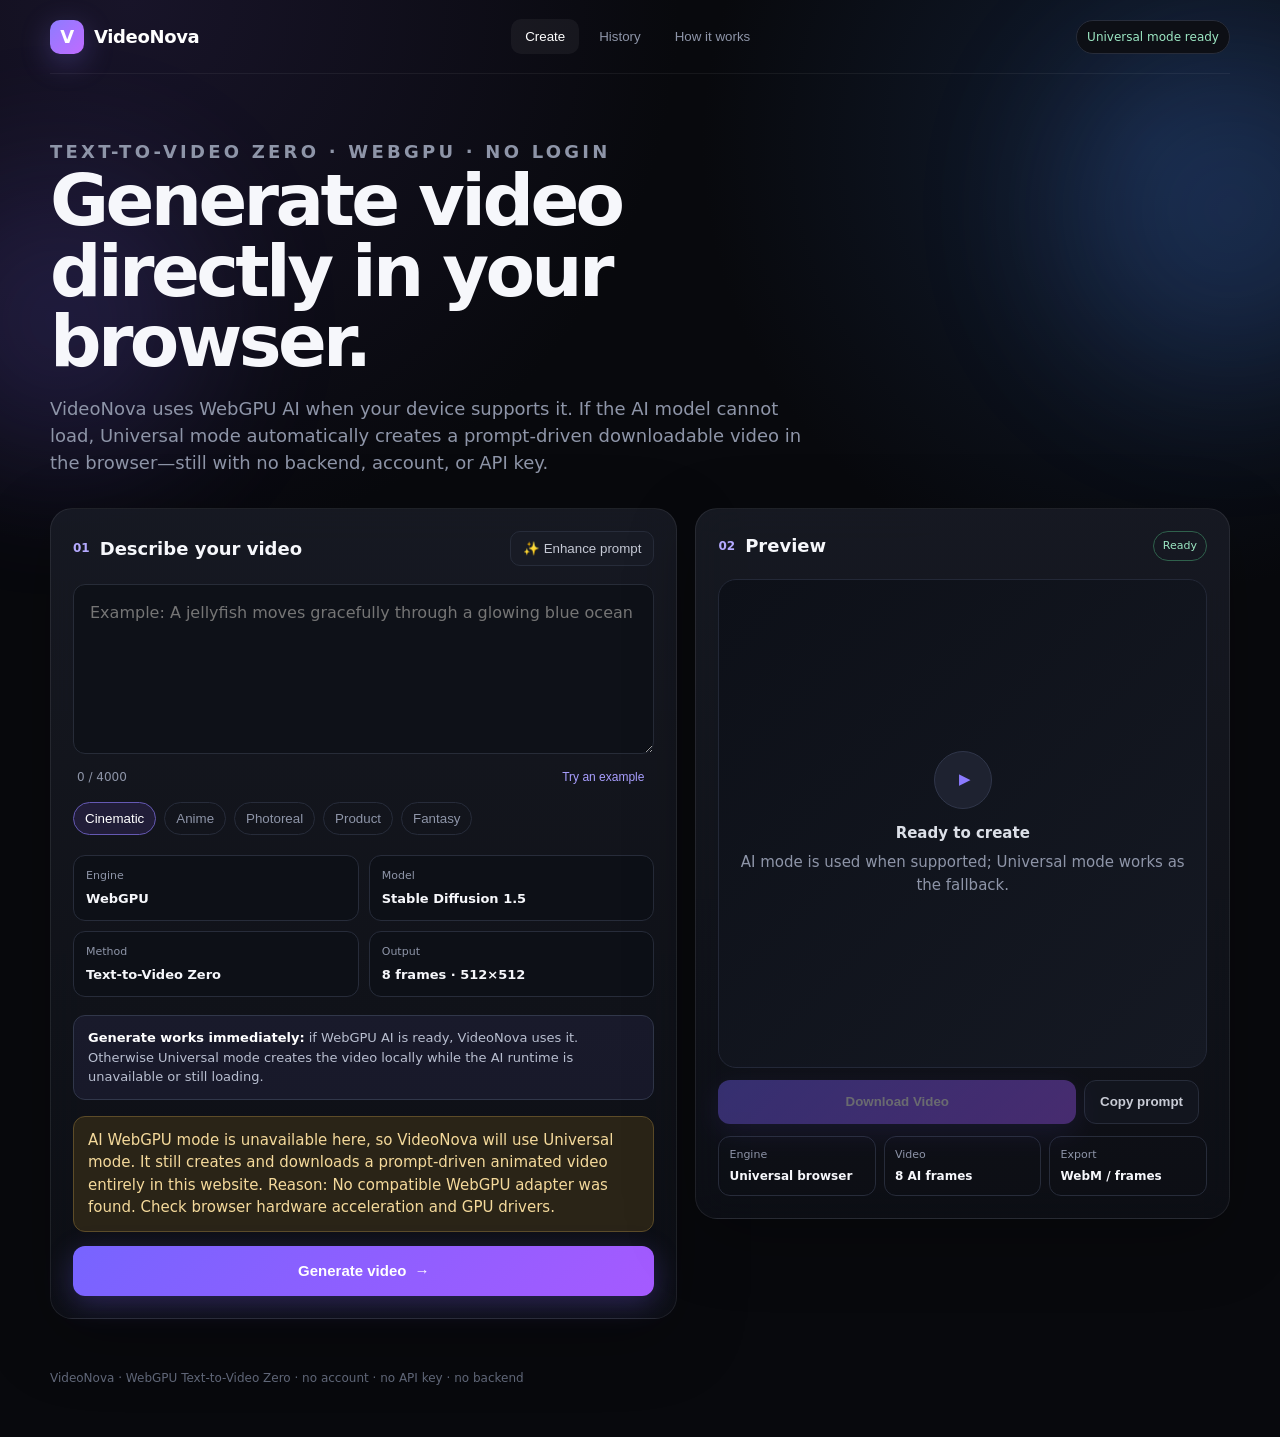
<file: index.html>
<!doctype html>
<html lang="en">
<head>
  <meta charset="utf-8" />
  <meta name="viewport" content="width=device-width,initial-scale=1" />
  <meta name="theme-color" content="#08090d" />
  <title>VideoNova — Browser Text to Video AI</title>
  <meta name="description" content="Generate 8-frame AI video animations directly in the browser with WebGPU. No account, API key, install, or backend." />
  <link rel="stylesheet" href="./static/styles.css" />
</head>
<body>
  <div class="bg-orb orb-a"></div><div class="bg-orb orb-b"></div>

  <header class="topbar shell">
    <a class="brand" href="#create"><span class="logo">V</span><span>VideoNova</span></a>
    <nav>
      <button class="nav-btn active" data-view="create">Create</button>
      <button class="nav-btn" data-view="history">History</button>
      <button class="nav-btn" data-view="setup">How it works</button>
    </nav>
    <span id="providerBadge" class="badge">Checking WebGPU…</span>
  </header>

  <main class="shell">
    <section id="createView" class="view active">
      <div class="hero">
        <p class="eyebrow">TEXT-TO-VIDEO ZERO · WEBGPU · NO LOGIN</p>
        <h1>Generate video directly in your browser.</h1>
        <p>VideoNova uses WebGPU AI when your device supports it. If the AI model cannot load, Universal mode automatically creates a prompt-driven downloadable video in the browser—still with no backend, account, or API key.</p>
      </div>

      <div class="workspace">
        <section class="panel compose-panel">
          <div class="section-head">
            <div><span class="step">01</span><h2>Describe your video</h2></div>
            <button id="enhanceBtn" class="ghost">✨ Enhance prompt</button>
          </div>

          <textarea id="prompt" maxlength="4000" placeholder="Example: A jellyfish moves gracefully through a glowing blue ocean"></textarea>
          <div class="textarea-meta"><span id="charCount">0 / 4000</span><button id="randomPromptBtn" class="text-btn">Try an example</button></div>

          <div class="preset-row" id="stylePresets">
            <button data-style="cinematic" class="chip active">Cinematic</button>
            <button data-style="anime" class="chip">Anime</button>
            <button data-style="photoreal" class="chip">Photoreal</button>
            <button data-style="product" class="chip">Product</button>
            <button data-style="fantasy" class="chip">Fantasy</button>
          </div>

          <div class="engine-facts">
            <div><span>Engine</span><strong>WebGPU</strong></div>
            <div><span>Model</span><strong>Stable Diffusion 1.5</strong></div>
            <div><span>Method</span><strong>Text-to-Video Zero</strong></div>
            <div><span>Output</span><strong>8 frames · 512×512</strong></div>
          </div>

          <div class="browser-note"><strong>Generate works immediately:</strong> if WebGPU AI is ready, VideoNova uses it. Otherwise Universal mode creates the video locally while the AI runtime is unavailable or still loading.</div>
          <div id="notice" class="notice hidden"></div>
          <button id="generateBtn" class="primary large">Generate video <span>→</span></button>
        </section>

        <aside class="panel preview-panel">
          <div class="section-head"><div><span class="step">02</span><h2>Preview</h2></div><span id="statusPill" class="status idle">Loading</span></div>
          <div id="previewStage" class="preview-stage ratio-1-1">
            <div id="emptyState" class="empty-state"><div class="play-mark">▶</div><strong>Ready to create</strong><span>AI mode is used when supported; Universal mode works as the fallback.</span></div>
            <div id="video_container" class="engine-video hidden"></div>
            <div id="progressState" class="progress-state">
              <div class="spinner"></div>
              <strong id="progressTitle">Loading browser AI…</strong>
              <span id="progressText">Checking GPU and loading model files</span>
              <div class="progress"><i id="progressBar"></i></div>
              <span id="progressPercent">0%</span>
            </div>
          </div>

          <div class="result-actions">
            <button id="downloadBtn" class="primary disabled">Download Video</button>
            <button id="copyPromptBtn" class="secondary">Copy prompt</button>
          </div>

          <div class="mini-stats">
            <div><span>Engine</span><strong id="statEngine">WebGPU</strong></div>
            <div><span>Video</span><strong>8 AI frames</strong></div>
            <div><span>Export</span><strong>WebM / frames</strong></div>
          </div>
        </aside>
      </div>
    </section>

    <section id="historyView" class="view">
      <div class="section-page-head">
        <div><p class="eyebrow">THIS SESSION</p><h1>Prompt history</h1></div>
        <button id="clearHistoryBtn" class="secondary danger">Clear history</button>
      </div>
      <div id="historyGrid" class="history-grid"></div>
    </section>

    <section id="setupView" class="view">
      <div class="section-page-head"><div><p class="eyebrow">NO ACCOUNT · NO BACKEND</p><h1>What the browser needs</h1></div></div>
      <div class="setup-grid">
        <article class="panel setup-card"><span class="setup-num">1</span><h2>Chrome / Edge</h2><p>Use a current Chromium browser with hardware acceleration enabled. The engine requires WebGPU and the shader-f16 GPU feature.</p></article>
        <article class="panel setup-card"><span class="setup-num">2</span><h2>Model download</h2><p>The first visit downloads public Stable Diffusion ONNX model files. This is a large download and is the main reason initial loading can take time.</p></article>
        <article class="panel setup-card"><span class="setup-num">3</span><h2>Generation</h2><p>Text-to-Video Zero generates eight temporally linked frames on the visitor's GPU. No prompt is sent to a VideoNova server because there is no VideoNova backend.</p></article>
        <article class="panel setup-card"><span class="setup-num">4</span><h2>Download</h2><p>After generation, the page animates the eight frames. Download WebM records that animation in your browser.</p></article>
      </div>
      <div class="panel compatibility-card">
        <h2>If Generate never enables</h2>
        <p>Read the exact status shown on the Create page. If it says WebGPU unavailable or GPU F16 unsupported, that is a device/browser capability problem—not an internet error. If model download fails, reload once and check that large downloads from public model hosting are not blocked by your network.</p>
      </div>
    </section>
  </main>

  <footer class="shell footer">VideoNova · WebGPU Text-to-Video Zero · no account · no API key · no backend</footer>

  <!-- Hidden DOM bridge required by the upstream Text-to-Video Zero browser runtime. -->
  <div id="engineBridge" class="engine-bridge" aria-hidden="true">
    <textarea id="user-input"></textarea>
    <button id="send-button" type="button">Generate</button>
    <div id="status"></div>
    <canvas id="img_canvas_0"></canvas><canvas id="img_canvas_1"></canvas>
    <canvas id="img_canvas_2"></canvas><canvas id="img_canvas_3"></canvas>
    <canvas id="img_canvas_4"></canvas><canvas id="img_canvas_5"></canvas>
    <canvas id="img_canvas_6"></canvas><canvas id="img_canvas_7"></canvas>
  </div>

  <script src="./static/app.js"></script>
  <script>var loading = null;</script>
  <script type="module">
    try {
      window.loading = null;
      if (location.search) history.replaceState(null, document.title, location.pathname + location.hash);

      if (!navigator.gpu) {
        window.dispatchEvent(new CustomEvent('videonova-engine-capability-error', {
          detail: 'WebGPU is unavailable. Use a recent Chrome or Edge browser with hardware acceleration enabled.'
        }));
      } else {
        const adapter = await navigator.gpu.requestAdapter({ powerPreference: 'high-performance' });
        if (!adapter) {
          window.dispatchEvent(new CustomEvent('videonova-engine-capability-error', {
            detail: 'No compatible WebGPU adapter was found. Check browser hardware acceleration and GPU drivers.'
          }));
        } else if (!adapter.features.has('shader-f16')) {
          window.dispatchEvent(new CustomEvent('videonova-engine-capability-error', {
            detail: 'Your GPU/WebGPU adapter does not support shader-f16, which this browser video model requires.'
          }));
        } else {
          try {
            const { AutoTokenizer } = await import('https://cdn.jsdelivr.net/npm/@xenova/transformers@2.17.2/dist/transformers.min.js');
            window.AutoTokenizer = AutoTokenizer;
          } catch (error) {
            throw new Error('Tokenizer runtime failed to load: ' + String(error && (error.message || error)));
          }

          try {
            await import('https://webgpu-video-diffusion.github.io/WebGPU-Video-Diffusion/dist/main.js');
          } catch (error) {
            throw new Error('Text-to-video WebGPU runtime failed to load: ' + String(error && (error.message || error)));
          }

          window.dispatchEvent(new CustomEvent('videonova-engine-script-loaded'));
          if (document.readyState !== 'loading') document.dispatchEvent(new Event('DOMContentLoaded'));
        }
      }
    } catch (error) {
      console.error('VideoNova browser runtime load failed', error);
      window.dispatchEvent(new CustomEvent('videonova-engine-load-error', {
        detail: String(error && (error.message || error))
      }));
    }
  </script>
</body>
</html>
</file>
<file: static/styles.css>
:root{--bg:#08090d;--panel:rgba(18,20,28,.78);--panel2:#10131b;--text:#f6f7fb;--muted:#8e95a8;--line:#272c3a;--accent:#8d7cff;--accent2:#c06bff;--danger:#ff6b7a;--ok:#54d69d}*{box-sizing:border-box}html{scroll-behavior:smooth}body{margin:0;background:radial-gradient(circle at 10% 0%,#181429 0,transparent 30%),radial-gradient(circle at 90% 10%,#111c2f 0,transparent 26%),var(--bg);color:var(--text);font:15px/1.5 Inter,ui-sans-serif,system-ui,-apple-system,BlinkMacSystemFont,"Segoe UI",sans-serif;min-height:100vh}.shell{width:min(1180px,calc(100% - 32px));margin:auto}.bg-orb{position:fixed;filter:blur(80px);opacity:.18;z-index:-1;border-radius:50%}.orb-a{width:280px;height:280px;background:#7f67ff;left:-80px;top:180px}.orb-b{width:340px;height:340px;background:#4d8dff;right:-120px;top:40px}.topbar{height:74px;display:flex;align-items:center;gap:28px;justify-content:space-between;border-bottom:1px solid rgba(255,255,255,.06)}.brand{color:#fff;text-decoration:none;font-weight:800;font-size:18px;display:flex;align-items:center;gap:10px;letter-spacing:-.02em}.logo{width:34px;height:34px;border-radius:10px;display:grid;place-items:center;background:linear-gradient(135deg,var(--accent),var(--accent2));box-shadow:0 8px 30px rgba(141,124,255,.3)}nav{display:flex;gap:6px}.nav-btn,.ghost,.text-btn,.chip,.secondary,.icon-btn{border:0;background:transparent;color:var(--muted);cursor:pointer}.nav-btn{padding:10px 14px;border-radius:10px}.nav-btn.active,.nav-btn:hover{color:#fff;background:rgba(255,255,255,.05)}.badge{font-size:12px;padding:7px 10px;border:1px solid var(--line);border-radius:999px;color:var(--muted);background:#0d0f15}.hero{padding:64px 0 32px;max-width:760px}.eyebrow{font-weight:800;font-size:12px;letter-spacing:.18em;color:#a69bff;margin:0 0 12px}.hero h1,.section-page-head h1{font-size:clamp(38px,6vw,72px);line-height:.98;letter-spacing:-.05em;margin:0 0 18px}.hero p{color:var(--muted);font-size:18px;margin:0}.workspace{display:grid;grid-template-columns:1.08fr .92fr;gap:18px;align-items:start}.panel{background:linear-gradient(180deg,rgba(25,28,38,.84),rgba(13,15,22,.88));border:1px solid rgba(255,255,255,.08);border-radius:22px;box-shadow:0 20px 70px rgba(0,0,0,.25);backdrop-filter:blur(18px)}.compose-panel,.preview-panel{padding:22px}.preview-panel{position:sticky;top:18px}.section-head,.section-page-head{display:flex;align-items:center;justify-content:space-between;gap:16px}.section-head>div{display:flex;align-items:center;gap:10px}.step,.setup-num{color:#b5aaff;font-weight:800;font-size:12px}.section-head h2,.setup-card h2{font-size:18px;margin:0}.ghost{background:#181b25;border:1px solid var(--line);padding:9px 12px;border-radius:10px;color:#c5c9d5}.ghost:hover,.secondary:hover{border-color:#41485a;color:#fff}textarea,input,select{width:100%;color:#f5f6fa;background:#0e1118;border:1px solid #272c38;border-radius:12px;outline:none;font:inherit;transition:.2s border,.2s box-shadow}textarea{resize:vertical}#prompt{min-height:170px;margin-top:18px;padding:16px;font-size:16px}#negativePrompt{padding:12px}.textarea-meta{display:flex;justify-content:space-between;margin:8px 4px 16px;color:var(--muted);font-size:12px}.text-btn{font-size:12px;color:#a99fff}.preset-row{display:flex;gap:8px;flex-wrap:wrap;margin:8px 0 20px}.chip{padding:8px 11px;border:1px solid var(--line);border-radius:999px}.chip.active{color:#fff;background:#211d38;border-color:#6559b3}.grid{display:grid}.settings-grid{grid-template-columns:repeat(3,1fr);gap:12px}.settings-grid label{font-size:12px;color:var(--muted)}select,input{height:44px;margin-top:6px;padding:0 11px}.advanced{margin:18px 0;border-top:1px solid var(--line);padding-top:15px}.advanced summary{cursor:pointer;color:#c5c9d5;font-weight:700}.advanced-grid{margin-top:14px}.wide{grid-column:span 3}.inline{display:flex;gap:6px}.icon-btn{width:44px;flex:0 0 44px;border:1px solid var(--line);border-radius:10px;margin-top:6px;font-size:20px}.primary,.secondary{display:inline-flex;align-items:center;justify-content:center;gap:8px;text-decoration:none;border-radius:12px;min-height:44px;padding:0 15px;font-weight:800;cursor:pointer}.primary{border:0;color:white;background:linear-gradient(135deg,#7764ff,#a55aff);box-shadow:0 8px 28px rgba(127,100,255,.28)}.primary.large{width:100%;height:50px;font-size:15px}.primary:hover{filter:brightness(1.06)}.secondary{border:1px solid var(--line);background:#12151e;color:#c8cbd5}.danger{color:#ff9aa4}.notice{padding:12px 14px;border-radius:12px;margin:0 0 14px;background:#291c22;border:1px solid #59303b;color:#ffb2bb}.preview-stage{margin-top:18px;border:1px solid #232837;border-radius:18px;background:linear-gradient(135deg,#0d1018,#151923);overflow:hidden;display:grid;place-items:center;position:relative;min-height:280px}.ratio-16-9{aspect-ratio:16/9}.ratio-9-16{aspect-ratio:9/16;max-height:600px;margin-left:auto;margin-right:auto}.ratio-1-1{aspect-ratio:1/1}.empty-state,.progress-state{display:grid;place-items:center;text-align:center;gap:7px;color:var(--muted);padding:20px}.empty-state strong,.progress-state strong{color:#dce0e8}.play-mark{width:58px;height:58px;border-radius:50%;display:grid;place-items:center;padding-left:4px;background:#1e2230;color:#8c7bff;border:1px solid #30364a;margin-bottom:6px}video{width:100%;height:100%;object-fit:contain;background:#000}.result-actions{display:grid;grid-template-columns:1fr auto auto;gap:8px;margin-top:12px}.disabled{pointer-events:none;opacity:.38}.mini-stats{display:grid;grid-template-columns:repeat(3,1fr);gap:8px;margin-top:12px}.mini-stats div{border:1px solid var(--line);border-radius:12px;padding:10px;min-width:0}.mini-stats span{display:block;color:var(--muted);font-size:11px}.mini-stats strong{display:block;font-size:12px;overflow:hidden;text-overflow:ellipsis;white-space:nowrap;margin-top:4px}.status{font-size:11px;border-radius:999px;padding:6px 9px;border:1px solid var(--line);color:var(--muted)}.status.running{color:#ffe0a1;border-color:#5e4c2c}.status.complete{color:#9ce7c3;border-color:#2f614c}.status.error{color:#ff9ba5;border-color:#613039}.progress{height:7px;width:min(300px,75%);background:#222736;border-radius:999px;overflow:hidden;margin-top:10px}.progress i{display:block;width:0;height:100%;background:linear-gradient(90deg,#7665ff,#bd60ff);transition:width .35s ease}.spinner{width:42px;height:42px;border:3px solid #2a2f3d;border-top-color:#9a87ff;border-radius:50%;animation:spin .9s linear infinite}@keyframes spin{to{transform:rotate(360deg)}}.view{display:none}.view.active{display:block}.section-page-head{padding:58px 0 26px}.section-page-head h1{font-size:46px}.history-grid{display:grid;grid-template-columns:repeat(3,1fr);gap:14px;min-height:240px}.history-card{padding:14px}.history-thumb{aspect-ratio:16/9;border-radius:13px;background:#0a0c11;overflow:hidden;border:1px solid var(--line);display:grid;place-items:center}.history-thumb video{width:100%;height:100%;object-fit:cover}.history-card p{color:#cbd0db;margin:12px 0 8px;display:-webkit-box;-webkit-line-clamp:2;-webkit-box-orient:vertical;overflow:hidden}.history-meta{display:flex;justify-content:space-between;color:var(--muted);font-size:11px}.history-actions{display:flex;gap:8px;margin-top:12px}.history-empty{grid-column:1/-1;text-align:center;color:var(--muted);padding:80px 20px;border:1px dashed var(--line);border-radius:18px}.setup-grid{display:grid;grid-template-columns:repeat(3,1fr);gap:14px}.setup-card{padding:22px}.setup-card p{color:var(--muted)}pre{background:#090b10;border:1px solid var(--line);border-radius:12px;padding:14px;overflow:auto;color:#d8d9e3;font-size:12px}.muted{font-size:13px}.footer{padding:50px 0;color:#636a7c;font-size:12px}.hidden{display:none!important}@media(max-width:900px){.workspace{grid-template-columns:1fr}.preview-panel{position:relative;top:0}.setup-grid,.history-grid{grid-template-columns:1fr 1fr}.topbar{gap:10px}.badge{display:none}}@media(max-width:640px){.shell{width:min(100% - 20px,1180px)}.topbar{height:auto;padding:12px 0;flex-wrap:wrap}.topbar nav{order:3;width:100%;justify-content:center}.hero{padding-top:42px}.settings-grid{grid-template-columns:1fr 1fr}.wide{grid-column:span 2}.result-actions{grid-template-columns:1fr 1fr}.result-actions .primary{grid-column:1/-1}.history-grid,.setup-grid{grid-template-columns:1fr}.section-page-head{align-items:flex-end}.section-page-head h1{font-size:38px}.mini-stats{grid-template-columns:1fr}.preview-stage{min-height:220px}}
.browser-note{margin:16px 0;padding:12px 14px;border:1px solid #31374a;border-radius:12px;background:rgba(128,112,255,.08);color:#b9bfd0;font-size:13px}.browser-note strong{color:#fff}.compatibility-card{margin-top:14px;padding:22px}.compatibility-card h2{margin:0 0 8px}.compatibility-card p{margin:0;color:var(--muted)}.notice[data-kind="success"]{background:#14271f;border-color:#28523f;color:#a7e8c8}.notice[data-kind="warning"]{background:#2a2417;border-color:#5d4c28;color:#f4d99b}.notice[data-kind="error"]{background:#291c22;border-color:#59303b;color:#ffb2bb}.engine-bridge{position:fixed!important;left:-10000px!important;top:-10000px!important;width:1px!important;height:1px!important;overflow:hidden!important;opacity:0!important;pointer-events:none!important}.engine-facts{display:grid;grid-template-columns:repeat(2,1fr);gap:10px;margin:18px 0}.engine-facts div{border:1px solid var(--line);border-radius:12px;padding:12px;background:#0d1017}.engine-facts span{display:block;color:var(--muted);font-size:11px}.engine-facts strong{display:block;margin-top:4px;font-size:13px}.engine-video{width:100%;height:100%;display:grid;place-items:center;padding:12px}.engine-video>div{max-width:100%}.engine-video canvas{display:block;max-width:100%;height:auto;border-radius:12px!important;border:0!important}.engine-video #play_pause_btn,.engine-video #download_gif_btn,.engine-video #download_webm_btn,.engine-video #frame_counter{display:none!important}#downloadBtn.disabled{pointer-events:none;opacity:.38}@media(max-width:640px){.engine-facts{grid-template-columns:1fr}}
</file>
